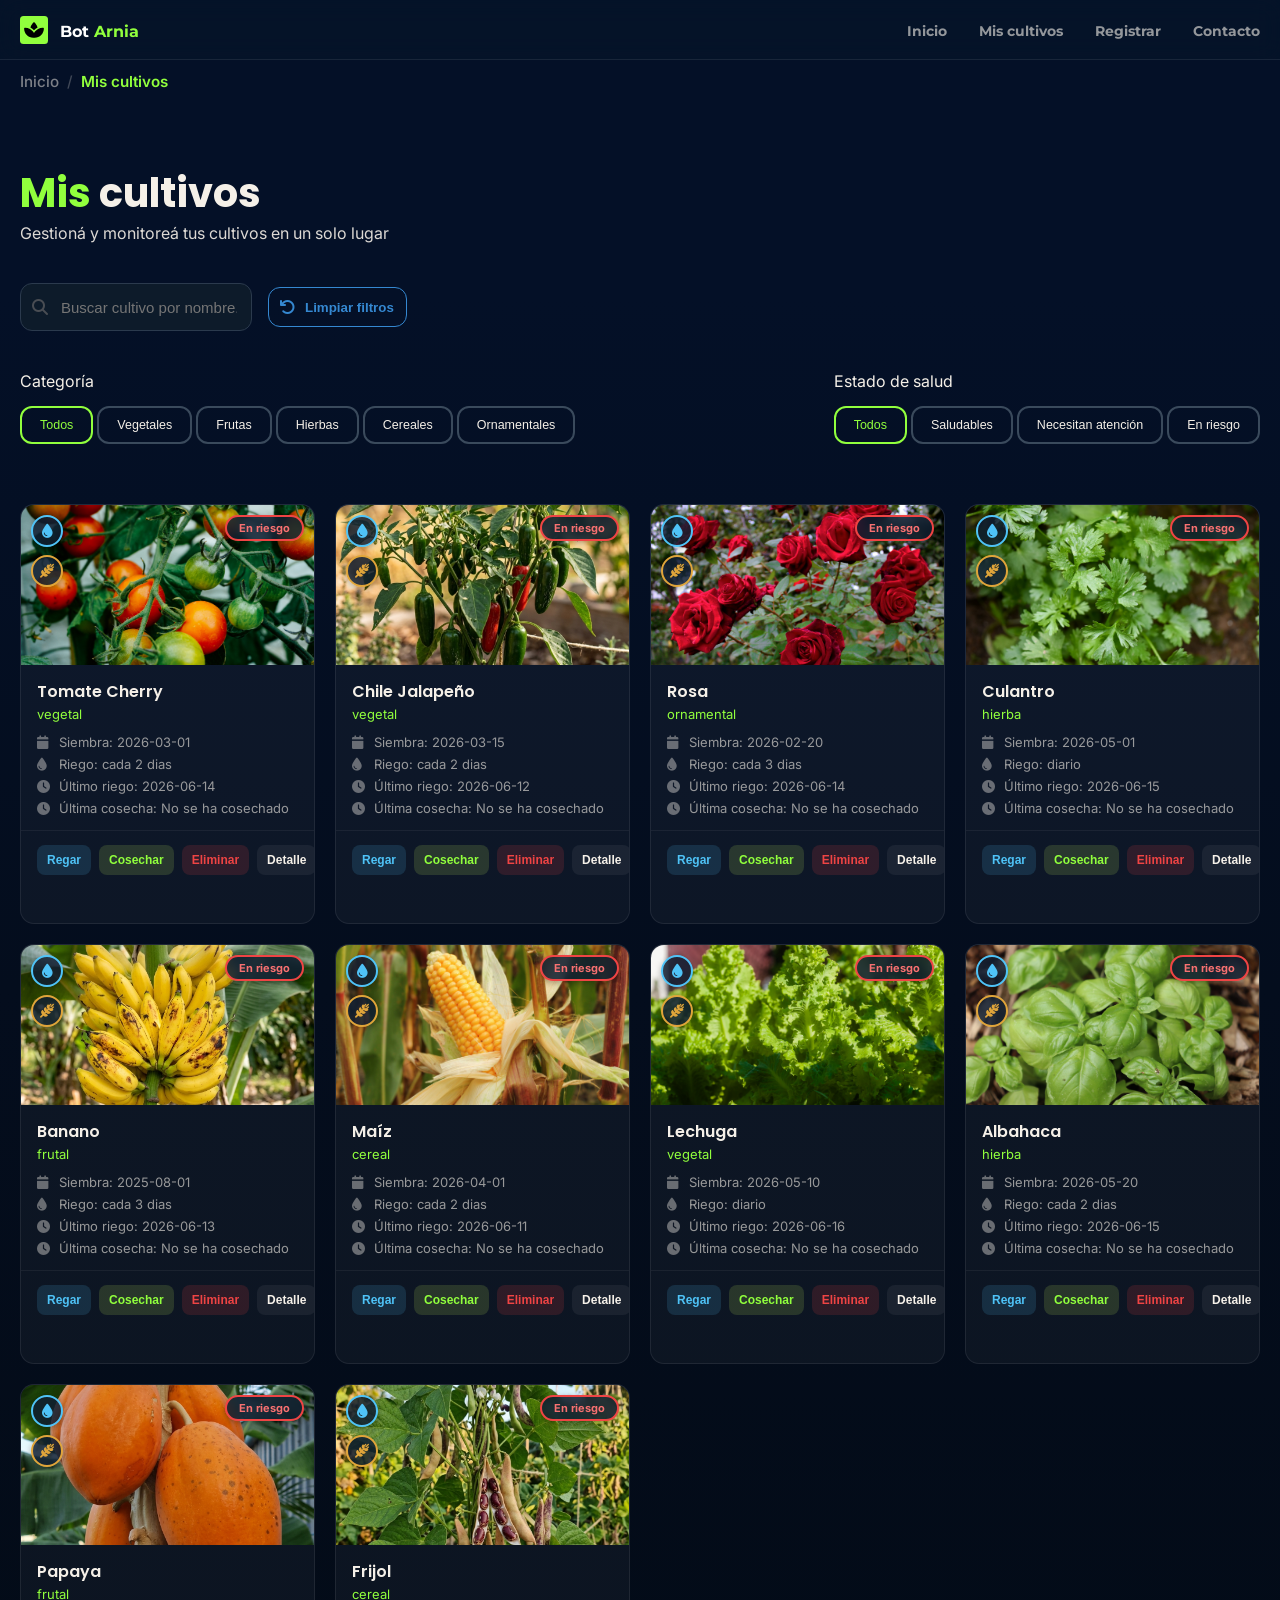
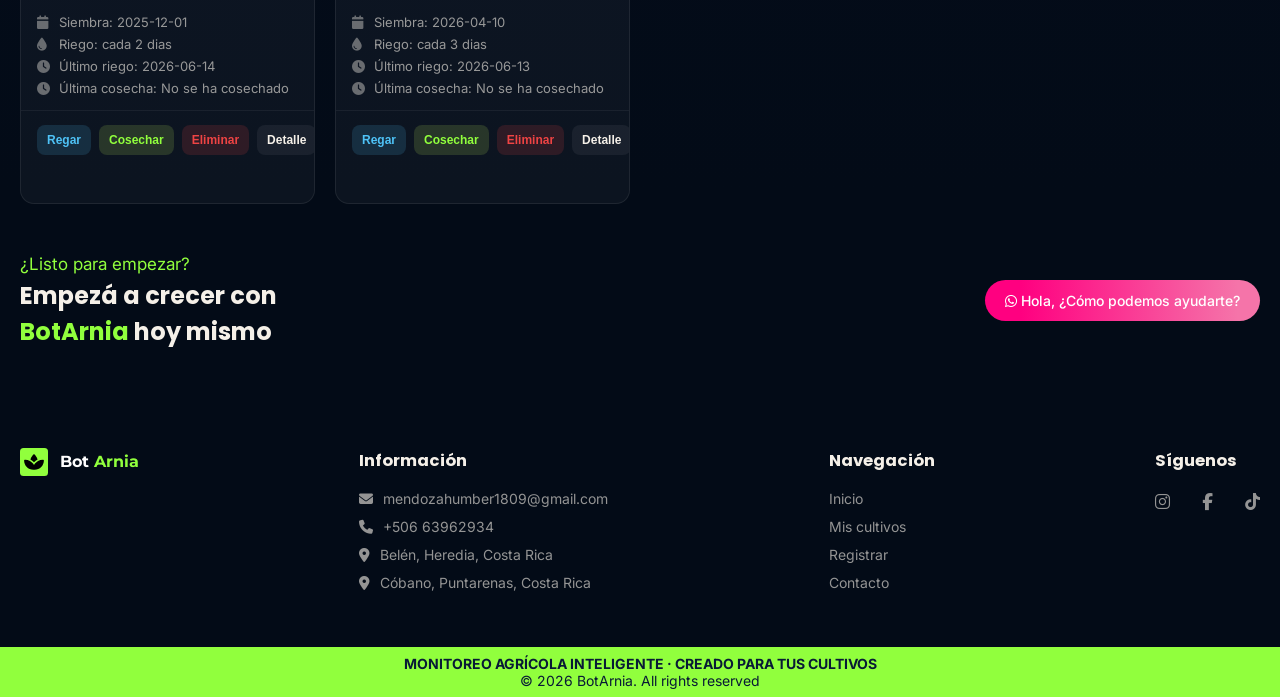
<file: mis-cultivos.html>
<!DOCTYPE html>
<html lang="es">
<head>
    <meta charset="UTF-8">
    <meta name="viewport" content="width=device-width, initial-scale=1.0">
    <title>BotArnia</title>
    <link href="https://fonts.googleapis.com/css2?family=Inter&family=Montserrat&family=Poppins&display=swap" rel="stylesheet">
    <link rel="stylesheet" href="https://cdnjs.cloudflare.com/ajax/libs/font-awesome/6.5.1/css/all.min.css" />
    <link rel="stylesheet" href="css/styles.css">
    <link rel="stylesheet" href="css/nav.css">
    <link rel="stylesheet" href="css/cultivos.css">
    <link rel="stylesheet" href="css/footer.css">
</head>
<body>
    <header>
        <div id="nav-container"></div>
    </header>

    <main>
        <div class="container">
            <section class="cultivos-header">

                <div class="top-text">
                    <h1><span>Mis</span> cultivos</h1>
                    <p>Gestioná y monitoreá tus cultivos en un solo lugar</p>
                </div>
                
                <div class="toolbar">
                    <div class="search-box">
                        <i class="fa-solid fa-magnifying-glass"></i>
                        <input type="search" id="search-cultivo" placeholder="Buscar cultivo por nombre...">
                    </div>
                    <div class="filter-cleaner">
                        <i class="fa-solid fa-arrow-rotate-left"></i>
                        <button class="btn-limpiar-filtro">Limpiar filtros</button>
                    </div>
                </div>
                
                <div class="filters">
                    <div class="category-filter">
                        <p>Categoría</p>
                        <button class="btn-categoria all-category">Todos</button>
                        <button class="btn-categoria vegetable">Vegetales</button>
                        <button class="btn-categoria fruits">Frutas</button>
                        <button class="btn-categoria herbs">Hierbas</button>
                        <button class="btn-categoria cereals">Cereales</button>
                        <button class="btn-categoria ornamentals">Ornamentales</button>
                    </div>

                    <div class="health-filter">
                        <p>Estado de salud</p>
                        <button class="btn-estado all-state">Todos</button>
                        <button class="btn-estado healthy">Saludables</button>
                        <button class="btn-estado attention">Necesitan atención</button>
                        <button class="btn-estado risk">En riesgo</button>
                    </div>
                </div>
            </section>

            <section class="cultivos-list">
                <div class="no-results-message">
                    <i class="fa-solid fa-seedling"></i>
                    <h3>Sin resultados</h3>
                    <p>Cambie los filtros para visualizar otros cultivos disponibles.</p>
                </div>
            </section>
        </div>
    </main>

    <div class="toast-success">
        <i class="fa-solid fa-circle-check" style="color: #71c530;"></i>
        <div class="content">
            <h4>Éxito</h4>
            <p class="toast-message"></p>
        </div>
    </div>

    <div id="footer-container"></div>
    <script src="js/nav-footer.js"></script>
    <script src="js/calculos.js"></script>
    <script src="js/cultivos.js"></script>

</body>
</html>
</file>
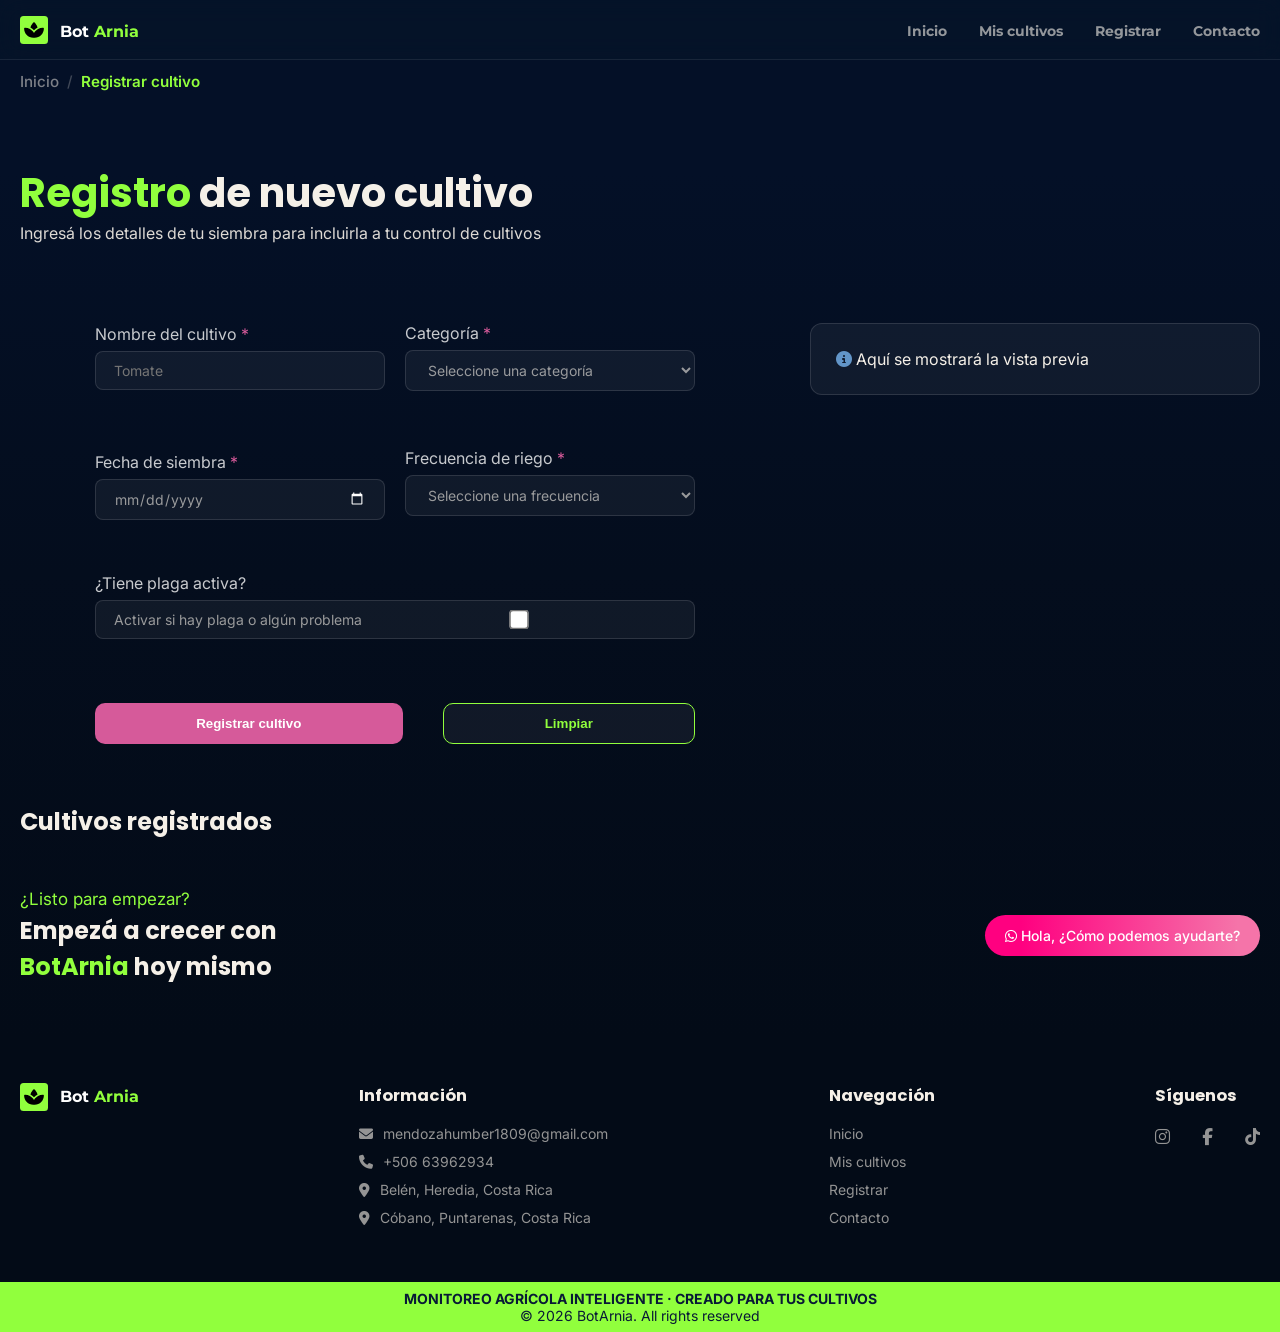
<file: registrar-cultivo.html>
<!DOCTYPE html>
<html lang="es">
<head>
    <meta charset="UTF-8">
    <meta name="viewport" content="width=device-width, initial-scale=1.0">
    <title>BotArnia</title>
    <link href="https://fonts.googleapis.com/css2?family=Inter&family=Montserrat&family=Poppins&display=swap" rel="stylesheet">
    <link rel="stylesheet" href="https://cdnjs.cloudflare.com/ajax/libs/font-awesome/6.5.1/css/all.min.css" />
    <link rel="stylesheet" href="css/styles.css">
    <link rel="stylesheet" href="css/nav.css">
    <link rel="stylesheet" href="css/registro.css">
    <link rel="stylesheet" href="css/footer.css">
</head>
<body>
    <header>
        <div id="nav-container"></div>
    </header>

    <main>
        <div class="container">
            <section class="crop-log">
                <div class="log-top">
                    <h1><span>Registro</span> de nuevo cultivo</h1>
                    <p>Ingresá los detalles de tu siembra para incluirla a tu control de cultivos</p>
                </div>

                <div class="crop-content">
                    <form class="crop-form">
                        <div class="form-row">
                            <div class="form-group">
                                <label for="nombre">Nombre del cultivo <span class="asterisco">*</span></label>
                                <input type="text" id="nombre" name="nombre" placeholder="Tomate" required>
                                <small id="nombre-error"></small>
                            </div>
                            <div class="form-group">
                                <label for="categoria">Categoría <span class="asterisco">*</span></label>
                                <select name="categoria" id="categoria" required>
                                    <option value="">Seleccione una categoría</option>
                                    <option value="vegetal">Vegetal</option>
                                    <option value="frutal">Frutal</option>
                                    <option value="hierba">Hierba</option>
                                    <option value="cereal">Cereal</option>
                                    <option value="ornamental">Ornamental</option>
                                </select>
                                <small id="categoria-error"></small>
                            </div>
                        </div>

                        <div class="form-row">
                            <div class="form-group">
                                <label for="fecha">Fecha de siembra <span class="asterisco">*</span></label>
                                <input type="date" id="fecha" name="fecha" required>
                            </div>
                            <div class="form-group">
                                <label for="frecuencia-riego">Frecuencia de riego <span class="asterisco">*</span></label>
                                <select name="frecuenciaRiego" id="frecuencia-riego" required>
                                    <option value="">Seleccione una frecuencia</option>
                                    <option value="diario">Diario</option>
                                    <option value="cada-2-dias">Cada 2 días</option>
                                    <option value="cada-3-dias">Cada 3 días</option>
                                    <option value="semanal">Semanal</option>
                                    <option value="quincenal">Quincenal</option>
                                    <option value="segun-necesidad">Según necesidad</option>
                                </select>
                                <small id="frecuenciaRiego-error"></small>
                            </div>
                        </div>

                        <div class="form-group toggle-group">
                            <label for="plaga">¿Tiene plaga activa?</label>
                            <div class="toggle-row">
                                <span>Activar si hay plaga o algún problema</span>
                                <input type="checkbox" id="plaga" name="plaga">
                            </div>
                        </div>

                        <div class="plaga-fields" id="plaga-fields">
                            <div class="form-group">
                                <label for="tipo-plaga">Tipo de plaga <span class="asterisco">*</span></label>
                                <select id="tipo-plaga" name="tipoPlaga">
                                    <option value="">Seleccioná un tipo</option>
                                    <option value="afidos">Áfidos</option>
                                    <option value="mosca-blanca">Mosca blanca</option>
                                    <option value="hongos">Hongos</option>
                                    <option value="otros">Otros</option>
                                </select>
                                <small id="tipoPlaga-error"></small>
                            </div>
                            <div class="form-group">
                                <label for="observaciones">Observaciones</label>
                                <textarea id="observaciones" name="observaciones" placeholder="Hojas amarillas en la parte baja..."></textarea>
                            </div>
                        </div>
                        <div class="form-buttons">
                            <button type="submit" class="registrar">Registrar cultivo</button>
                            <button type="reset" class="limpiar">Limpiar</button>
                        </div>
                    </form>    
                    <div class="crop-preview">
                        <p><i class="fa-solid fa-circle-info" style="color: rgb(98, 149, 200);"></i> Aquí se mostrará la vista previa</p>
                    </div>
                </div>
            </section>
            
            <section class="saved-crops">
                <h2>Cultivos registrados</h2>
                <div class="saved-crops-list"></div>
            </section>
        </div>
    </main>
    
    <div class="toast-success">
        <i class="fa-solid fa-circle-check" style="color: #71c530;"></i>
        <div class="content">
            <h4>Éxito</h4>
            <p class="toast-message"></p>
        </div>
    </div>

    <div id="footer-container"></div>
    <script src="js/nav-footer.js"></script>
    <script src="js/registro.js"></script>

</body>
</html>
</file>
<file: css/styles.css>
/* ===== CSS DE CONFIGURACIÓN GENERAL Y VARIABLES =====*/

:root {
    --font-titulo: 'Poppins', sans-serif;
    --font-cuerpo: 'Inter', sans-serif;
}

* {
    padding: 0;
    margin: 0;
    box-sizing: border-box;
}

a {
    text-decoration: none;
}

ul {
    list-style: none;
}

img {
    max-width: 100%;
    display: block;
}

/* ===== CSS DE ELEMENTOS BASE =====*/

body {
    min-height: 20vh;
    background: linear-gradient(to bottom,
        rgb(4, 16, 39) 13%,
        rgb(4, 13, 29) 43%,
        rgb(3, 11, 23) 78%
    );
    font-family: var(--font-cuerpo);
    color: #F5F0E8;
    padding-top: 3.75rem; 
}

h1, h2, h3, h4 {
    font-family: var(--font-titulo);
}

/* ===== CSS DEL CONTENEDOR PRINCIPAL =====*/

.container {
    width: 100%;
    max-width: 84.375rem; 
    margin: 0 auto;
    padding: 0 1.25rem; 
}
</file>
<file: css/nav.css>
/* ===== CSS DE LA SECCIÓN DEL NAVBAR =====*/

/* Contenedor interno del nav */
nav .container {
    display: flex;
    justify-content: space-between;
    align-items: center;
    width: 100%;
}

/* Barra de navegación principal fija */
.nav-principal {
    display: flex;
    justify-content: space-between;
    align-items: center;
    background: rgba(6, 20, 42, 0.75);
    backdrop-filter: blur(12px);
    border-bottom: 1px solid rgba(255, 255, 255, 0.08);
    position: fixed;
    top: 0;
    left: 0;
    width: 100%;
    height: 3.75rem; 
    z-index: 1000;
}

/* Lista de enlaces de navegación */
.nav-links {
    display: flex;
    gap: 2rem;
    align-items: center;
}

.nav-links li a {
    font-size: 0.875rem; 
    font-family: 'Montserrat', sans-serif;
    font-weight: bold;
    color: rgba(245, 240, 232, 0.6);
    transition: color 0.3s;
}

.nav-links li a:hover {
    color: #91ff3d;
}

/* Botón del menú móvil (hamburguesa)*/
.nav-toggle {
    display: none; 
    background: transparent;
    border: none;
    color: #F5F0E8;
    font-size: 1.5rem;
    cursor: pointer;
    transition: color 0.3s;
}

.nav-toggle:hover {
    color: #91ff3d;
}

/* ===== CSS DE LA SECCIÓN DEL LOGO =====*/

.nav-logo {
    display: flex;
    align-items: center;
    gap: 0.75rem;
}

.nav-logo svg {
    width: 1.75rem; 
    height: 1.75rem; 
    background-color: #91ff3d;
    border-radius: 0.21875rem; 
    padding: 0.1875rem; 
    color: #081A36;
}

.logo-text {
    font-size: 1rem; 
    font-weight: bold;
    font-family: 'Montserrat', sans-serif;
}

.logo-bot {
    color: white;
}

.logo-arnia {
    color: #91ff3d;
}

/* ===== CSS DE LA SECCIÓN DE BREADCRUMB =====*/

.breadcrumb {
    display: flex;
    align-items: center;
    padding: 0.75rem 0; 
    font-size: 0.95rem;
}

.breadcrumb a {
    color: rgba(245, 240, 232, 0.5);
    font-weight: 500;
    transition: color 0.2s;
}

.breadcrumb a::after {
    content: "/";
    margin: 0 0.5rem; 
    color: rgba(245, 240, 232, 0.25);
}

.breadcrumb a:hover {
    color: #91ff3d;
}

.breadcrumb span {
    color: #91ff3d;
    font-weight: 600;
}


.nav-toggle:hover {
    color: #91ff3d;
}

/* ===== (MEDIA QUERY) =====*/

@media (max-width: 768px) {
    .nav-toggle {
        display: block;
    }
    
    .nav-links {
        display: none;
        position: absolute;
        top: 3.75rem; 
        left: 0;
        width: 100%;
        flex-direction: column;
        background: #081A36;
        padding: 1.5rem;
        gap: 1.5rem; 
        border-bottom: 1px solid rgba(255, 255, 255, 0.08);
        box-shadow: 0 0.5rem 1rem rgba(0, 0, 0, 0.2); 
    }
    
    .nav-links.activo {
        display: flex;
    }
}
</file>
<file: css/cultivos.css>
/* ===== CSS DE LA SECCIÓN DEL HEADER =====*/

.cultivos-header {
    margin: 3.75rem 0; 
    display: flex;
    flex-direction: column;
    gap: 2.5rem; 
}

.top-text h1 {
    font-size: 2.5rem; 
}

.top-text span {
    color: #91ff3d;
}

.top-text p {
    color: #f5f0e8e6;
}

/* ===== CSS DE LA SECCIÓN DE LA BARRA DE HERRAMIENTAS =====*/

.toolbar {
    display: flex;
    gap: 1rem; 
    align-items: center;
    flex-wrap: wrap; 
}

.search-box,
.filter-cleaner {
    position: relative;
}

.search-box i,
.filter-cleaner i {
    position: absolute;
    left: 0.75rem; 
    top: 50%;
    transform: translateY(-50%);
    pointer-events: none;
}

.search-box i {
    color: #494d53;
}

.filter-cleaner i {
    color: #3588d1;
}

.search-box input {
    width: 100%;
    max-width: 43.75rem; 
    height: 3rem;       
    padding-left: 2.5rem; 
    border: 1px solid #2b3a4d;
    border-radius: 0.75rem; 
    background-color: #0d1b2a;
    color: white;
    font-size: 0.9375rem; 
    outline: none;
}

.filter-cleaner button {
    height: 2.5rem; 
    padding: 0 0.75rem 0 2.25rem; 
    border: 1px solid #3588d1;
    border-radius: 0.75rem; 
    background-color: transparent;
    color: #3588d1;
    font-weight: 600;
    cursor: pointer;
    transition: 0.2s;
}

.filter-cleaner button:hover {
    transform: translateY(-1px);
}

/* ===== CSS DE LA SECCIÓN DE FILTROS =====*/

.filters {
    display: flex;
    justify-content: space-between;
    flex-wrap: wrap; 
    gap: 1.5rem;
}

.category-filter p,
.health-filter p {
    display: flex;
    gap: 0.3125rem; 
}

.category-filter button,
.health-filter button {
    background: transparent;
    border: 2px solid #3a4a5c;
    color: #f5f0e8;
    padding: 0.625rem 1.125rem; 
    border-radius: 0.75rem;     
    font-size: 0.78125rem;      
    font-weight: 500;
    cursor: pointer;
    transition: all 0.25s ease;
    margin-top: 0.9375rem;      
}

.category-filter button:hover {
    border: 2px solid #91ff3d4e;
}

.health-filter .all-state:hover {
    border-color: #91ff3d;
    color: #91ff3d;
}

.health-filter .healthy:hover {
    border: 2px solid #22c55e98;
}

.health-filter .attention:hover {
    border: 2px solid #f59f0b79;
}

.health-filter .risk:hover {
    border: 2px solid #ef44448b;
}

/* Filtro activo seleccionado por el usuario */
.click-boton {
    border: 2px solid #91ff3d !important;
    color: #91ff3d !important;
}

.click-boton-healthy {
    border: 2px solid #22c55e !important;
    color: #22c55e !important;
}

.click-boton-attention {
    border: 2px solid #f59e0b !important;
    color: #f59e0b !important;
}

.click-boton-risk {
    border: 2px solid #ef4444 !important;
    color: #ef4444 !important;
}

/* ===== CSS DE LA SECCIÓN DEL LISTADO DE CULTIVOS =====*/

.cultivos-list {
    display: grid;
    grid-template-columns: repeat(auto-fill, minmax(17.5rem, 1fr)); 
    gap: 1.25rem; 
}

/* ===== CSS DE LA SECCIÓN DE LA TARJETA DE CULTIVO =====*/

.cultivo-card {
    background: rgba(255, 255, 255, 0.04);
    border: 1px solid rgba(255, 255, 255, 0.08);
    border-radius: 0.875rem; 
    overflow: hidden;
    transition: border-color 0.3s, transform 0.2s;
    perspective: 1000px;
    min-height: 26.25rem;
}

.card-inner {
    position: relative;
    width: 100%;
    height: 100%;
    transition: transform 0.6s;
    transform-style: preserve-3d;
}

.cultivo-card.flipped .card-inner {
    transform: rotateY(180deg);
}

.card-front,
.card-back {
    position: absolute;
    width: 100%;
    height: 100%;
    backface-visibility: hidden;
}

/* Parte trasera de la tarjeta */
.card-back {
    transform: rotateY(180deg);
    background: linear-gradient(180deg, rgba(25, 45, 65, 0.98) 0%, rgba(15, 29, 48, 0.95) 100%);
    padding: 1.5rem; 
    display: flex;
    flex-direction: column;
    gap: 1rem; 
    border: 1px solid rgba(255, 255, 255, 0.05);
}

.back-descripcion {
    font-size: 0.875rem; 
    color: #e0dcd5;
    line-height: 1.6;
    margin-bottom: 0.5rem;
}

.back-motivo h4 {
    font-size: 0.75rem; 
    text-transform: uppercase;
    letter-spacing: 0.5px;
    color: #91ff3d;
    margin-bottom: 0.5rem; 
}

.back-motivo p {
    font-size: 0.875rem; 
    color: rgba(245, 240, 232, 0.8);
    background: rgba(255, 255, 255, 0.03);
    padding: 0.625rem; 
    border-radius: 0.5rem; 
    border-left: 2px solid #91ff3d; 
}

.btn-volver {
    margin-top: auto;
    padding: 0.625rem; 
    border-radius: 0.5rem; 
    border: 1px solid rgba(255, 255, 255, 0.1);
    background: transparent;
    color: #F5F0E8;
    cursor: pointer;
    transition: all 0.3s ease;
}

.btn-volver:hover {
    background: rgba(255, 255, 255, 0.1);
    border-color: rgba(200, 245, 96, 0.5);
}

/* Parte frontal de la tarjeta */
.cultivo-card img {
    width: 100%;
    height: 10rem; 
    object-fit: cover;
    display: block;
}

.cultivo-card h3 {
    font-size: 1rem; 
    font-weight: 600;
    color: #F5F0E8;
    margin: 0.875rem 1rem 0.125rem;
}

.card-front p {
    font-size: 0.8125rem; 
    color: #91ff3d;
    margin: 0 1rem 0.75rem; 
}

.cultivo-card .data {
    display: flex;
    flex-direction: column;
    gap: 0.375rem; 
    padding: 0 1rem 0.875rem;
    border-bottom: 1px solid rgba(255, 255, 255, 0.06);
}

.cultivo-card .data p {
    font-size: 0.8125rem; 
    color: rgba(245, 240, 232, 0.6);
    display: flex;
    align-items: center;
    gap: 0.5rem; 
    margin: 0;
}

.cultivo-card .data i {
    color: rgba(245, 240, 232, 0.4);
    width: 0.875rem;
}

/* Botones de acción dentro de la card */
.cultivo-card .actions {
    display: flex;
    gap: 0.5rem; 
    padding: 0.875rem 1rem; 
}

.cultivo-card .actions button {
    flex: 1;
    padding: 0.5rem 0.625rem; 
    border-radius: 0.5rem;   
    font-size: 0.75rem;       
    font-weight: 600;
    border: none;
    cursor: pointer;
    transition: filter 0.2s;
}

.cultivo-card .actions button:hover {
    filter: brightness(1.2);
}

.btn-riego {
    background: rgba(79, 195, 247, 0.15);
    color: #4FC3F7;
}

.btn-cosecha {
    background: rgba(200, 245, 96, 0.15);
    color: #91ff3d;
}

.btn-eliminar {
    background: rgba(239, 68, 68, 0.15);
    color: #ef4444;
}

.btn-detalle {
    background: rgba(255, 255, 255, 0.06);
    color: #F5F0E8;
}

.card-image {
    position: relative;
}

.badge {
    position: absolute;
    top: 0.625rem;   
    right: 0.625rem;
    padding: 0.25rem 0.75rem; 
    border-radius: 1.25rem;   
    font-size: 0.6875rem;     
    font-weight: 700;
    backdrop-filter: blur(4px);
    box-shadow: 0 2px 6px rgba(0, 0, 0, 0.3);
}

.badge-saludable {
    background: rgba(15, 29, 48, 0.85);
    color: #4ade80;
    border: 2px solid #22c55e;
}

.badge-atencion {
    background: rgba(15, 29, 48, 0.85);
    color: #fbbf24;
    border: 2px solid #f59e0b;
}

.badge-riesgo {
    background: rgba(15, 29, 48, 0.85);
    color: #f87171;
    border: 2px solid #ef4444;
}

/* ===== CSS DE LA SECCIÓN DE ESTADO VACÍO (SIN RESULTADOS) =====*/

.no-results-message {
    display: none;
    flex-direction: column;
    gap: 0.75rem;
    padding: 3rem 2rem;
    margin: 0;
    background-color: transparent;
    text-align: center;
}

.no-results-message.visible {
    display: flex;
    grid-column: 1 / -1;
    justify-content: center;
    align-items: center;
}

.no-results-message i {
    font-size: 3rem;
    color: #91ff3d;
}

.no-results-message h3 {
    font-size: 1.5rem;
    font-weight: 600;
    color: #91ff3d;
}

.no-results-message p {
    line-height: 1.5;
    color: #666;
}

/* ===== CSS DE LA SECCIÓN DE NOTIFICACIONES (TOAST) =====*/

.toast-success {
    position: fixed;
    top: 5.625rem;  
    right: 0.625rem; 
    display: flex;
    gap: 2.5rem;    
    align-items: center;
    background: linear-gradient(to right, #0abf3178, #1b1f36 50%);
    padding: 0.625rem;
    border-radius: 0.3125rem;
    opacity: 0;
    visibility: hidden;
    transition: opacity 0.3s ease;
}

.toast-success::before {
    position: absolute;
    bottom: 0;
    left: 0;
    background-color: #91ff3d;
    width: 100%;
    height: 3px;
    content: "";
    box-shadow: 0 0 10px #91ff3d;
}

.toast-success.toast-visible::before {
    animation: timeOut 2s linear 1 forwards;
}

@keyframes timeOut {
    to {
        width: 0;
    }
}

.toast-success.toast-visible {
    opacity: 1;
    visibility: visible;
}

/* ===== CSS DE LA SECCIÓN DE ALERTAS DE RIEGO Y COSECHA =====*/

.alert-icons {
    position: absolute;
    top: 0.625rem; 
    left: 0.625rem;
    display: flex;
    flex-direction: column;
    gap: 0.5rem;
    align-items: flex-start;
    z-index: 10;
}

.alert-icon {
    display: flex;
    align-items: center;
    justify-content: center;
    width: 2rem;
    height: 2rem;
    border-radius: 50%;
    backdrop-filter: blur(4px);
    box-shadow: 0 2px 6px rgba(0, 0, 0, 0.3);
    font-size: 0.875rem;
}

.alert-riego {
    background: rgba(15, 29, 48, 0.85);
    border: 2px solid #4FC3F7;
    color: #4FC3F7;
}

.alert-cosecha {
    background: rgba(15, 29, 48, 0.85);
    border: 2px solid #E0A53A;
    color: #E0A53A;
}

.back-cosecha-alert {
    display: flex;
    align-items: center;
    gap: 0.625rem;
    background: rgba(224, 165, 58, 0.15);
    border-left: 3px solid #E0A53A;
    color: #E0A53A;
    padding: 0.625rem;
    border-radius: 0.5rem;
    font-size: 0.875rem;
    font-weight: 500;
    margin-top: 0.5rem;
}

/* ===== (MEDIA QUERY) =====*/

@media (max-width: 768px) {
    
    .cultivos-header {
        margin: 2rem 0;
        gap: 1.5rem;
    }
    
    .top-text h1 {
        font-size: 2rem;
    }
    
    .toolbar {
        flex-direction: column;
        align-items: stretch;
        gap: 1rem;
    }
    
    .search-box input {
        max-width: 100%; 
    }
    
    .filter-cleaner button {
        width: 100%;
        text-align: center;
        height: 2.75rem;
    }
    
    .filters {
        flex-direction: column;
        gap: 1.5rem;
    }
    
    .category-filter button,
    .health-filter button {
        margin-top: 0.5rem;
        margin-right: 0.25rem;
        padding: 0.5rem 0.75rem;
        font-size: 0.75rem;
    }
}
</file>
<file: css/footer.css>
/* ===== CSS DE LA SECCIÓN DEL FOOTER CTA =====*/

/* Contenedor del (CTA) */
.footer-cta {
    display: flex;
    align-items: center;
    justify-content: space-between;
    padding: 3rem 0; 
    flex-wrap: wrap; 
    gap: 2rem;       
}

.cta-texto {
    line-height: 1.5;
}

.cta-texto p {
    color: #91ff3d;
    font-size: 1.0625rem; 
}

.cta-texto h2 {
    font-weight: bolder;
}

.cta-texto span {
    color: #91ff3d;
}

/* Botón de WhatsApp */
.whatsapp-button {
    background: linear-gradient(90deg, rgba(255, 0, 128, 1) 13%, rgba(245, 116, 169, 1) 92%);
    padding: 0.75rem 1.25rem; 
    border-radius: 2.1875rem;  
    font-size: 0.875rem;      
    font-weight: 500;
    color: #fff;
    transition: filter 0.3s ease, transform 0.2s ease;
}

.whatsapp-button:hover {
    filter: brightness(0.85);
    transform: scale(1.03);
}

/* ===== CSS DE LA SECCIÓN DEL FOOTER BODY =====*/

/* Contenedor de las columnas del footer */
.footer-body {
    display: flex;
    justify-content: space-between;
    margin-top: 3.125rem;    
    margin-bottom: 3.125rem; 
    font-size: 0.875rem;     
    flex-wrap: wrap;        
    gap: 2rem;               
}

.footer-body a {
    transition: color 0.3s;
}

.footer-body li a:hover {
    color: #91ff3d;
}

.footer-body h3 {
    font-size: 1.03125rem; 
    color: #F5F0E8; 
    margin-bottom: 0.75rem; 
}

.footer-body a,
.footer-body p,
.footer-body li {
    color: rgba(245, 240, 232, 0.6);
    font-weight: 400;
    line-height: 2;
}

.footer-body p {
    line-height: 1.5;
}

/* Columna de información de contacto */
.footer-info li {
    display: flex;
    align-items: center;
    gap: 0.625rem; 
}

/* Columna de redes sociales */
.footer-social ul {
    display: flex;
    gap: 2rem;
    font-size: 1.0625rem; 
}

.footer-social .insta:hover {
    background: linear-gradient(45deg, #f09433, #e6683c, #dc2743, #cc2366, #bc1888);
    -webkit-background-clip: text;
    background-clip: text;
    color: transparent;
}

.footer-social .face:hover {
    color: #1877F2;
}

.footer-social .tiktok:hover {
    color: #69C9D0;
    text-shadow: 2px 0px 0px #EE1D52;
}

/* Logo y texto en el footer*/
.footer-brand {
    display: flex;
    gap: 0.75rem;
}

.footer-brand svg {
    width: 1.75rem;  
    height: 1.75rem; 
    background-color: #91ff3d;
    border-radius: 0.21875rem; 
    padding: 0.1875rem;        
    color: #081A36;
}

.logo-text {
    font-size: 1rem; 
    font-weight: bold;
    font-family: 'Montserrat', sans-serif;
    margin-top: 0.25rem; 
}

.logo-bot {
    color: white;
}

.logo-arnia {
    color: #91ff3d;
}

/* ===== CSS DE LA SECCIÓN DEL FOOTER BOTTOM =====*/

/* Barra inferior de copyright */
.footer-bottom {
    display: flex;
    background-color: #91ff3d;
    min-height: 3.125rem; 
    padding: 0.5rem 1rem;  
    color: #081A36;
    align-items: center;
    font-weight: bold;
    font-size: 0.875rem; 
    flex-direction: column;
    justify-content: center;
    text-align: center;
}

.copyright {
    font-weight: normal;
}

/* ===== (MEDIA QUERY) =====*/

@media (max-width: 768px) {

    .footer-cta {
        text-align: center;
        justify-content: center;
        padding: 2rem 1rem;
    }
    
    .cta-texto h2 {
        font-size: 1.5rem; 
    }
    
    .whatsapp-button {
        width: 100%; 
        max-width: 20rem;
        text-align: center;
    }
    
    .footer-body {
        flex-direction: column;
        align-items: center;
        text-align: center;
        gap: 1.5rem;
    }
    
    .footer-social ul {
        justify-content: center;
    }
    
    .footer-brand {
        justify-content: center;
    }
}
</file>
<file: css/registro.css>
/* ===== CSS DE LA SECCIÓN DE ESTRUCTURA REGISTRO Y VISTA PREVIA =====*/

/* Contenedor que agrupa formulario y vista previa */
.crop-content {
    display: flex;
    gap: 2.5rem; 
    align-items: flex-start;
    flex-wrap: wrap; 
}

/* Contenedor de la vista previa de tarjeta */
.crop-preview {
    width: 100%;
    max-width: 28.125rem;
    background: rgba(255, 255, 255, 0.05);
    border: 1px solid rgba(255, 255, 255, 0.12);
    border-radius: 0.75rem; 
    padding: 1.5625rem; 
}

.preview-image {
    width: 100%;
    height: 11.25rem; 
    border-radius: 0.625rem; 
    overflow: hidden;
    background: rgba(255, 255, 255, 0.04);
    margin-bottom: 1.25rem;
}

.preview-image img {
    width: 100%;
    height: 100%;
    object-fit: cover;
}

.preview-info h3 {
    margin-bottom: 1.25rem; 
    color: #91ff3d;
    font-size: 1.5rem; 
}

.row-info {
    display: flex;
    gap: 0.9375rem; 
    margin-bottom: 0.9375rem; 
}

.group-info {
    flex: 1;
    background: rgba(255, 255, 255, 0.04);
    border: 1px solid rgba(255, 255, 255, 0.08);
    border-radius: 0.5rem; 
    padding: 0.75rem; 
}

.group-info p {
    font-size: 0.75rem; 
    color: rgba(245, 240, 232, 0.6);
    margin-bottom: 0.3125rem;
}

.group-info h4 {
    color: #F5F0E8;
    font-size: 0.9375rem; 
    font-weight: 600;
}

/* ===== CSS DE LA SECCIÓN HEADER DEL LOG =====*/

.crop-log {
    display: flex;
    flex-direction: column;
    gap: 5rem; 
    margin: 3.75rem 0; 
}

.log-top h1 {
    font-size: 2.5rem; 
}

.log-top p {
    color: #f5f0e8e6;
}

.log-top span {
    color: #91ff3d;
}

/* ===== CSS DE LA SECCIÓN DEL FORMULARIO =====*/

/* Formulario de registro */
.crop-form {
    display: flex;
    flex-direction: column;
    gap: 3.125rem;
    width: 100%;
    max-width: 37.5rem; 
    margin: 0 auto;
}

/* Fila de campos agrupados en el formulario */
.form-row {
    display: flex;
    align-items: center;
    justify-content: space-between;
    flex-wrap: wrap; 
    gap: 1.25rem;    
}

/* Grupo de campo individual (Etiqueta + Input) */
.form-group {
    display: flex;
    flex-direction: column;
    gap: 0.4375rem; 
    color: rgba(255, 255, 255, 0.779);
    flex: 1 1 5rem; 
}

.form-group input, 
.form-group select, 
.form-group textarea {
    background: rgba(255, 255, 255, 0.05);
    border: 1.5px solid rgba(255, 255, 255, 0.12);
    border-radius: 0.5rem; 
    padding: 0.625rem 1.125rem; 
    color: rgba(245, 240, 232, 0.6);
    font-size: 0.875rem;
    font-family: 'Inter', sans-serif;
    outline: none;
    transition: border-color 0.3s;
    width: 100%; 
}

.form-group select option {
    background-color: #14162b;
    color: #F5F0E8;
    outline: none;
    border: none;
}

.asterisco {
    color: #D65A9A;
}

input[type="date"]::-webkit-calendar-picker-indicator {
    cursor: pointer;
    filter: invert(1);
}

input[type="checkbox"] {
    transform: scale(1.5);
    cursor: pointer;
}

/* Fila para toggles */
.toggle-row {
    background: rgba(255, 255, 255, 0.05);
    border: 1.5px solid rgba(255, 255, 255, 0.12);
    border-radius: 0.5rem; 
    padding: 0.625rem 1.125rem; 
    color: rgba(245, 240, 232, 0.6);
    font-size: 0.875rem; 
    font-family: 'Inter', sans-serif;
    transition: border-color 0.3s;
    display: flex;
    align-items: center;
    justify-content: space-between;  
}

.toggle-row span {
    white-space: nowrap;
}

/* Campos dinámicos para plagas */
.plaga-fields {
    display: none;
    border: 1.5px dashed rgba(255, 95, 160, 0.4);
    border-radius: 0.625rem; 
    padding: 1.5625rem 1rem; 
}

.plaga-fields.visible {
    display: flex;
    flex-direction: column;
    gap: 1.25rem; 
}

/* ===== CSS DE LA SECCIÓN DE BOTONES =====*/

/* Fila de botones de envío/reinicio */
.form-buttons {
    display: flex;
    gap: 2.5rem; 
    flex-wrap: wrap; 
}

.form-buttons button {
    padding: 0.75rem 2.8125rem; 
    border-radius: 0.625rem; 
    font-weight: bold;
    align-items: center;
    transition: all 0.3s ease;
    cursor: pointer;
    flex: 1 1 auto; 
    text-align: center;
}

.registrar {
    background-color: #D65A9A;
    color: white;
    border: none;
}

.registrar:hover {
    transform: translateY(-2px);
    box-shadow: 0 0.5rem 1.25rem rgba(214, 90, 154, 0.4);
}

.limpiar {
    background: rgba(255, 255, 255, 0.05);
    border: 1px solid #91ff3d;
    color: #91ff3d;
}

.limpiar:hover {
    transform: translateY(-3px);
    box-shadow: 0 0.5rem 1.25rem rgba(145, 255, 61, 0.25);
}

/* ===== CSS DE LA SECCIÓN DE VALIDACIONES Y ESTADOS =====*/

.boton-registrar-error {
    opacity: 0.5;
    cursor: not-allowed !important;
}

.error {
    color: rgba(255, 0, 0, 0.773);
    font-size: 0.75rem;
    font-weight: bold;
}

textarea:focus {
    border-color: #91ff3d;
}

select:focus:invalid {
    border-color: red;
}

input:required:invalid {
    border-color: rgba(255, 255, 255, 0.12);
}

input:focus:invalid {
    border-color: red;
}

/* ===== CSS DE LA SECCIÓN DE NOTIFICACIONES (TOAST) =====*/

.toast-success {
    position: fixed;
    top: 5.625rem; 
    right: 0.625rem; 
    display: flex;
    gap: 2.5rem; 
    align-items: center;
    background: linear-gradient(to right, #0abf3178, #1b1f36 50%);
    padding: 0.625rem; 
    border-radius: 0.3125rem; 
    opacity: 0;
    visibility: hidden;
    transition: opacity 0.3s ease;
}

.toast-success::before {
    position: absolute;
    bottom: 0;
    left: 0;
    background-color: #91ff3d;
    width: 100%;
    height: 3px;
    content: "";
    box-shadow: 0 0 10px #91ff3d;
}

.toast-success.toast-visible::before {
    animation: timeOut 2s linear 1 forwards;
}

.toast-success.toast-visible {
    opacity: 1;
    visibility: visible;
}

.content h4 {
    font-size: 1.25rem; 
    font-weight: bold;
}

.content p {
    font-size: 1rem; 
    color: rgba(245, 240, 232, 0.6);
}

/* ===== (MEDIA QUERY) =====*/

@media (max-width: 768px) {
    .crop-log {
        margin: 2rem 0;
        gap: 2rem;
    }
    
    .log-top {
        text-align: center;
    }
    
    .log-top h1 {
        font-size: 2rem;
    }
    
    .crop-content {
        justify-content: center;
        gap: 1.5rem;
    }
    
    .form-row {
        flex-direction: column;
        align-items: stretch;
        gap: 1rem;
    }
    
    .form-group {
        width: 100%;
        flex: none; 
    }
    
    .form-buttons {
        flex-direction: column;
        align-items: stretch;
        gap: 1rem;
    }
    
    .form-buttons button {
        width: 100%;
        text-align: center;
        padding: 0.75rem 1.5rem;
    }
    
    .crop-preview {
        margin: 0 auto;
    }
}
</file>
